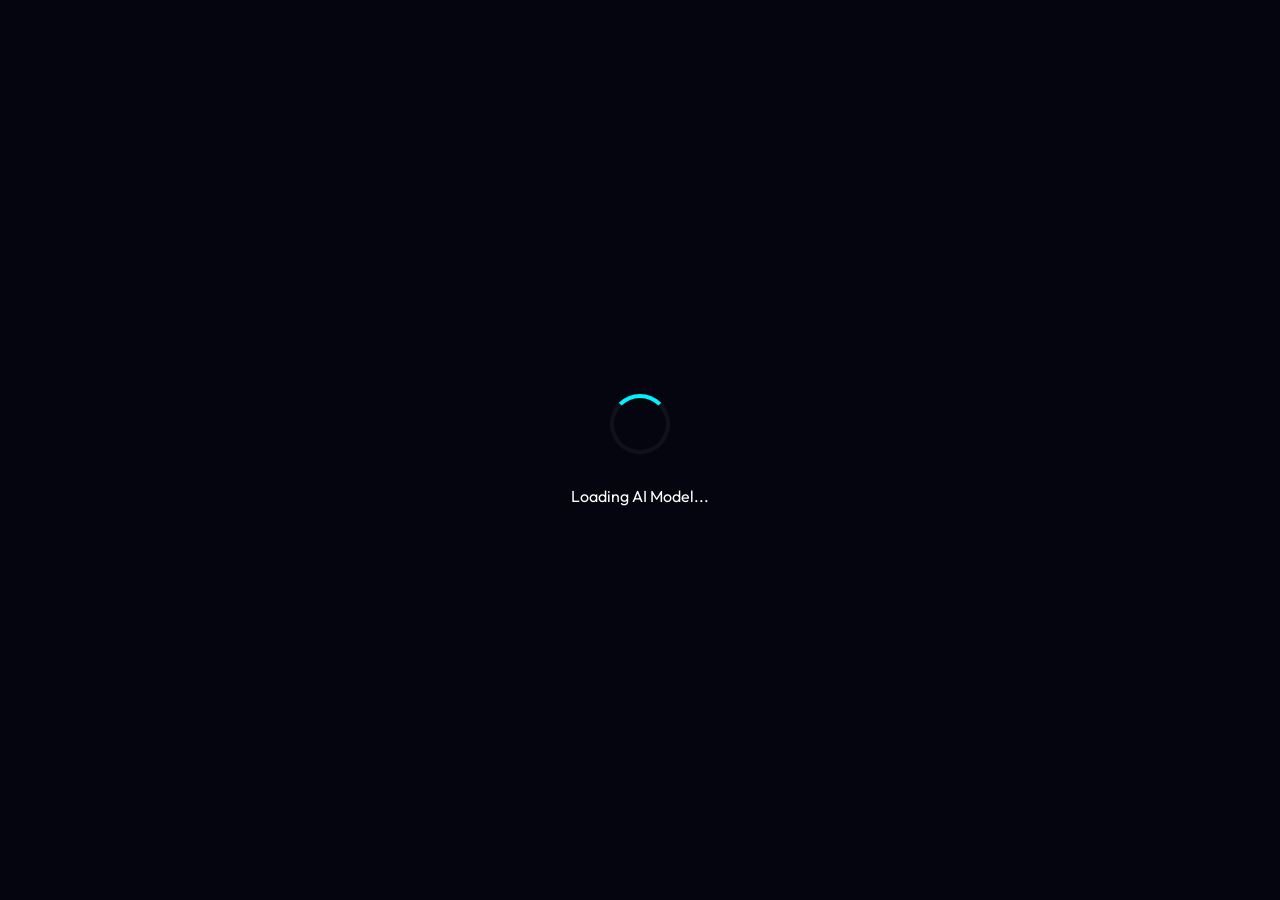
<file: faceEmotion/index.html>
<!DOCTYPE html>
<html lang="en">
<head>
    <meta charset="UTF-8">
    <meta name="viewport" content="width=device-width, initial-scale=1.0">
    <title>FaceEmo | Real-time Emotion AI</title>
    <link href="https://fonts.googleapis.com/css2?family=Outfit:wght@300;400;600;800&display=swap" rel="stylesheet">
    <style>
        :root {
            --primary: #00f2ff;
            --secondary: #7000ff;
            --bg: #050510;
            --card: rgba(20, 20, 35, 0.7);
            --accent: #ff007a;
            --text: #ffffff;
            --glass: rgba(255, 255, 255, 0.05);
            --border: rgba(255, 255, 255, 0.1);
        }

        * {
            margin: 0;
            padding: 0;
            box-sizing: border-box;
            font-family: 'Outfit', sans-serif;
        }

        body {
            background: var(--bg);
            color: var(--text);
            min-height: 100vh;
            display: flex;
            flex-direction: column;
            overflow-x: hidden;
            background-image: 
                radial-gradient(circle at 20% 20%, rgba(112, 0, 255, 0.15) 0%, transparent 40%),
                radial-gradient(circle at 80% 80%, rgba(0, 242, 255, 0.15) 0%, transparent 40%);
        }

        header {
            padding: 2rem;
            text-align: center;
            position: relative;
        }

        .logo {
            font-size: 2.5rem;
            font-weight: 800;
            letter-spacing: -1px;
            background: linear-gradient(135deg, var(--primary), var(--secondary));
            -webkit-background-clip: text;
            -webkit-text-fill-color: transparent;
            text-transform: uppercase;
        }

        .tagline {
            opacity: 0.6;
            font-weight: 300;
            margin-top: 0.5rem;
        }

        main {
            flex: 1;
            display: flex;
            flex-direction: column;
            align-items: center;
            justify-content: center;
            padding: 1rem;
            gap: 2rem;
        }

        .container {
            width: 100%;
            max-width: 1200px;
            display: grid;
            grid-template-columns: 1fr 350px;
            gap: 2rem;
            align-items: start;
        }

        @media (max-width: 900px) {
            .container {
                grid-template-columns: 1fr;
            }
        }

        .video-wrapper {
            position: relative;
            width: 100%;
            aspect-ratio: 16/9;
            background: var(--glass);
            border-radius: 24px;
            overflow: hidden;
            border: 1px solid var(--border);
            box-shadow: 0 20px 50px rgba(0, 0, 0, 0.5);
        }

        video {
            width: 100%;
            height: 100%;
            object-fit: cover;
            transform: scaleX(-1);
        }

        canvas#overlay {
            position: absolute;
            top: 0;
            left: 0;
            width: 100%;
            height: 100%;
            pointer-events: none;
            z-index: 10;
        }

        .scanner-line {
            position: absolute;
            top: 0;
            left: 0;
            width: 100%;
            height: 4px;
            background: linear-gradient(to right, transparent, var(--primary), transparent);
            box-shadow: 0 0 15px var(--primary);
            z-index: 5;
            animation: scan 3s ease-in-out infinite;
            opacity: 0.5;
        }

        @keyframes scan {
            0%, 100% { top: 0%; }
            50% { top: 100%; }
        }

        .results-panel {
            background: var(--card);
            backdrop-filter: blur(20px);
            border-radius: 24px;
            padding: 2rem;
            border: 1px solid var(--border);
            display: flex;
            flex-direction: column;
            gap: 1.5rem;
            height: 100%;
        }

        .status-badge {
            display: inline-flex;
            align-items: center;
            gap: 0.5rem;
            padding: 0.5rem 1rem;
            background: rgba(0, 255, 122, 0.1);
            color: #00ff7a;
            border-radius: 100px;
            font-size: 0.8rem;
            font-weight: 600;
            width: fit-content;
        }

        .status-badge.off {
            background: rgba(255, 0, 122, 0.1);
            color: #ff007a;
        }

        .emotion-title {
            font-size: 1.2rem;
            font-weight: 600;
            margin-bottom: 0.5rem;
            color: var(--primary);
        }

        .emotion-list {
            display: flex;
            flex-direction: column;
            gap: 1rem;
        }

        .emotion-item {
            display: flex;
            flex-direction: column;
            gap: 0.5rem;
        }

        .emotion-label {
            display: flex;
            justify-content: space-between;
            font-size: 0.9rem;
            font-weight: 500;
        }

        .progress-bg {
            height: 8px;
            background: rgba(255, 255, 255, 0.05);
            border-radius: 4px;
            overflow: hidden;
        }

        .progress-fill {
            height: 100%;
            background: linear-gradient(to right, var(--primary), var(--secondary));
            width: 0%;
            transition: width 0.3s ease;
            box-shadow: 0 0 10px rgba(0, 242, 255, 0.3);
        }

        .controls {
            display: flex;
            gap: 1rem;
            margin-top: auto;
        }

        button {
            flex: 1;
            padding: 1rem;
            border-radius: 12px;
            border: none;
            font-weight: 600;
            cursor: pointer;
            transition: all 0.3s ease;
            display: flex;
            align-items: center;
            justify-content: center;
            gap: 0.5rem;
        }

        .btn-primary {
            background: linear-gradient(135deg, var(--primary), var(--secondary));
            color: white;
            box-shadow: 0 10px 20px rgba(112, 0, 255, 0.3);
        }

        .btn-primary:hover {
            transform: translateY(-2px);
            box-shadow: 0 15px 30px rgba(112, 0, 255, 0.4);
        }

        .btn-outline {
            background: transparent;
            border: 1px solid var(--border);
            color: white;
        }

        .btn-outline:hover {
            background: var(--glass);
        }

        .loading-overlay {
            position: fixed;
            inset: 0;
            background: var(--bg);
            z-index: 100;
            display: flex;
            flex-direction: column;
            align-items: center;
            justify-content: center;
            gap: 2rem;
            transition: opacity 0.5s ease;
        }

        .spinner {
            width: 60px;
            height: 60px;
            border: 4px solid var(--glass);
            border-top: 4px solid var(--primary);
            border-radius: 50%;
            animation: spin 1s linear infinite;
        }

        @keyframes spin {
            to { transform: rotate(360deg); }
        }

        .face-box {
            position: absolute;
            border: 2px solid var(--primary);
            box-shadow: 0 0 15px rgba(0, 242, 255, 0.5);
            border-radius: 4px;
            pointer-events: none;
            transition: all 0.1s linear;
        }
    </style>
</head>
<body>
    <div class="loading-overlay" id="loader">
        <div class="spinner"></div>
        <p>Loading AI Model...</p>
    </div>

    <header>
        <div class="logo">FaceEmo</div>
        <p class="tagline">Next-Gen Facial Expression Analysis</p>
    </header>

    <main>
        <div class="container">
            <div class="video-wrapper">
                <video id="webcam" autoplay playsinline></video>
                <div class="scanner-line"></div>
                <div id="face-box" class="face-box" style="display:none"></div>
            </div>

            <div class="results-panel">
                <div class="status-badge" id="status">
                    <span class="dot">●</span> SYSTEM READY
                </div>

                <div>
                    <h2 class="emotion-title">Analysis Results</h2>
                    <div id="emotion-list" class="emotion-list">
                        <!-- Emotion bars will be injected here -->
                        <div class="emotion-item">
                            <div class="emotion-label">
                                <span>Neutral</span>
                                <span>0%</span>
                            </div>
                            <div class="progress-bg">
                                <div class="progress-fill" style="width: 0%"></div>
                            </div>
                        </div>
                    </div>
                </div>

                <div class="controls">
                    <button class="btn-primary" id="start-btn">START SENSORS</button>
                    <button class="btn-outline" id="stop-btn">STOP</button>
                </div>
            </div>
        </div>
    </main>

    <script>
        const video = document.getElementById('webcam');
        const startBtn = document.getElementById('start-btn');
        const stopBtn = document.getElementById('stop-btn');
        const loader = document.getElementById('loader');
        const faceBox = document.getElementById('face-box');
        const emotionList = document.getElementById('emotion-list');
        const statusBadge = document.getElementById('status');

        let stream = null;
        let isAnalyzing = false;
        let intervalId = null;

        // Initialize webcam
        async function initWebcam() {
            try {
                stream = await navigator.mediaDevices.getUserMedia({ 
                    video: { 
                        width: { ideal: 1280 },
                        height: { ideal: 720 },
                        facingMode: "user"
                    } 
                });
                video.srcObject = stream;
                loader.style.opacity = '0';
                setTimeout(() => loader.style.display = 'none', 500);
            } catch (err) {
                console.error("Error accessing webcam:", err);
                alert("Please allow webcam access to use this application.");
            }
        }

        async function captureAndAnalyze() {
            if (!isAnalyzing) return;

            const canvas = document.createElement('canvas');
            canvas.width = video.videoWidth;
            canvas.height = video.videoHeight;
            const ctx = canvas.getContext('2d');
            
            // Mirror image for consistency with video preview
            ctx.translate(canvas.width, 0);
            ctx.scale(-1, 1);
            ctx.drawImage(video, 0, 0);
            
            const imageData = canvas.toDataURL('image/jpeg', 0.8);

            try {
                const response = await fetch('http://localhost:8001/analyze', {
                    method: 'POST',
                    headers: { 'Content-Type': 'application/json' },
                    body: JSON.stringify({ image: imageData })
                });

                const data = await response.json();
                
                if (data.error) {
                    faceBox.style.display = 'none';
                    return;
                }

                updateUI(data);
            } catch (err) {
                console.error("Analysis failed:", err);
            }
        }

        function updateUI(data) {
            // Update face box
            const videoRect = video.getBoundingClientRect();
            const scaleX = videoRect.width / video.videoWidth;
            const scaleY = videoRect.height / video.videoHeight;

            const { x, y, w, h } = data.face_coords;
            faceBox.style.display = 'block';
            faceBox.style.width = (w * scaleX) + 'px';
            faceBox.style.height = (h * scaleY) + 'px';
            // Since video is scaledX(-1), we need to calculate reversed X
            faceBox.style.left = (videoRect.width - (x + w) * scaleX) + 'px';
            faceBox.style.top = (y * scaleY) + 'px';

            // Update emotions
            emotionList.innerHTML = '';
            data.emotions.slice(0, 5).forEach(emo => {
                const percentage = Math.round(emo.score * 100);
                const item = document.createElement('div');
                item.className = 'emotion-item';
                item.innerHTML = `
                    <div class="emotion-label">
                        <span>${emo.label.charAt(0).toUpperCase() + emo.label.slice(1)}</span>
                        <span>${percentage}%</span>
                    </div>
                    <div class="progress-bg">
                        <div class="progress-fill" style="width: ${percentage}%"></div>
                    </div>
                `;
                emotionList.appendChild(item);
            });
        }

        startBtn.onclick = () => {
            isAnalyzing = true;
            statusBadge.innerHTML = '<span class="dot">●</span> ANALYZING...';
            statusBadge.classList.remove('off');
            intervalId = setInterval(captureAndAnalyze, 600);
        };

        stopBtn.onclick = () => {
            isAnalyzing = false;
            clearInterval(intervalId);
            statusBadge.innerHTML = '<span class="dot">●</span> PAUSED';
            statusBadge.classList.add('off');
            faceBox.style.display = 'none';
        };

        initWebcam();
    </script>
</body>
</html>
</file>
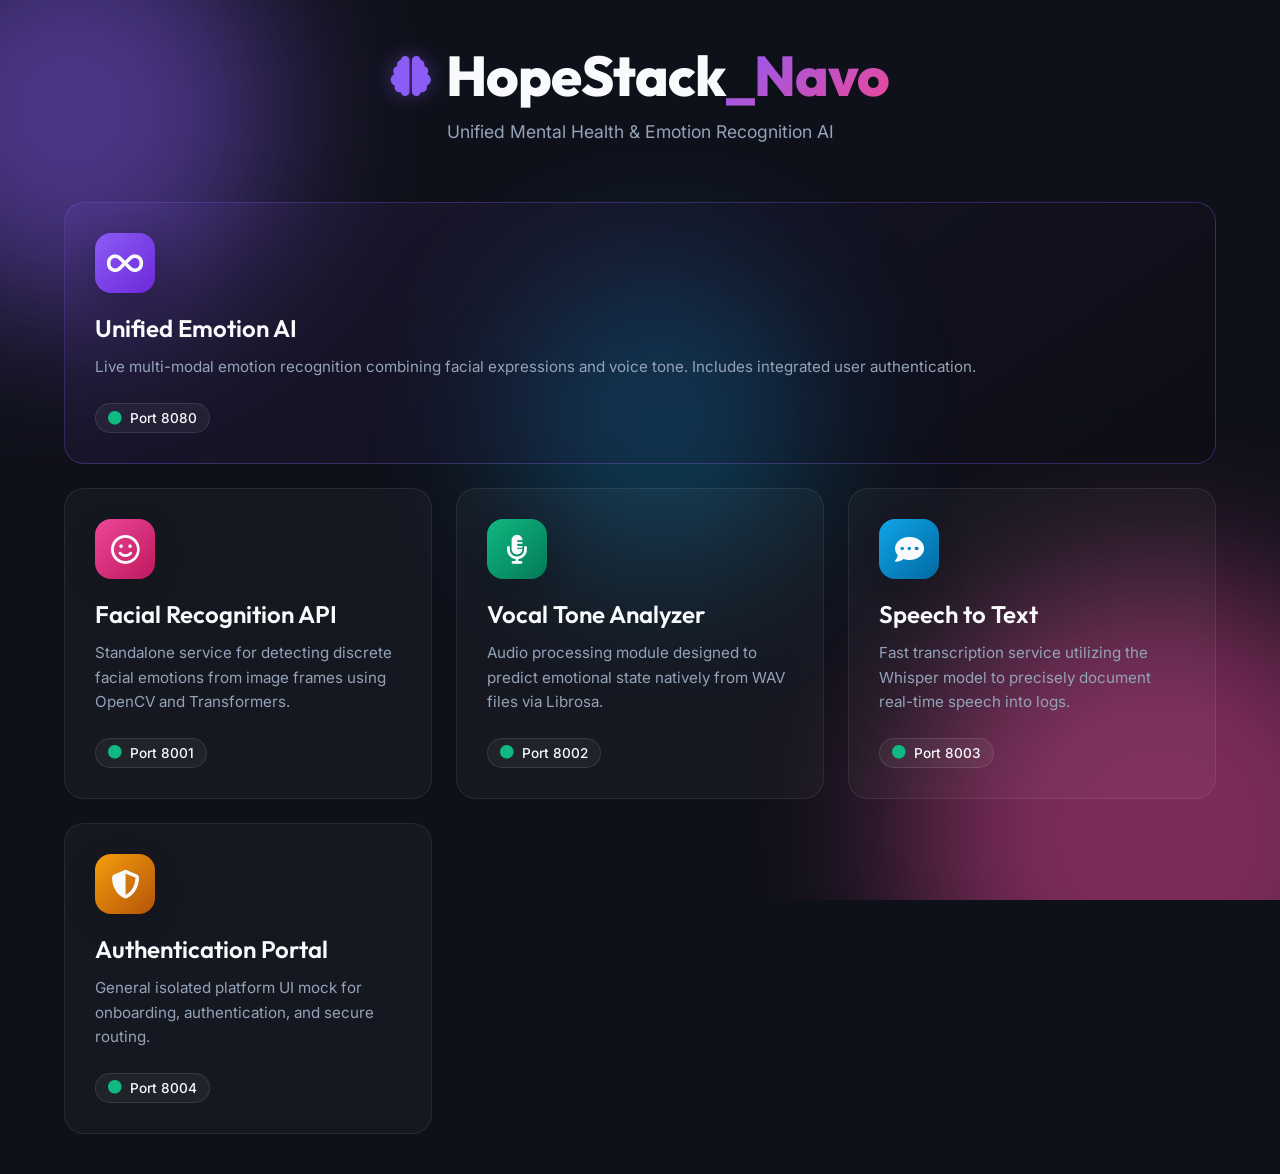
<file: gateway/index.html>
<!DOCTYPE html>
<html lang="en">
<head>
    <meta charset="UTF-8">
    <meta name="viewport" content="width=device-width, initial-scale=1.0">
    <title>HopeStack | Central Dashboard</title>
    <link rel="stylesheet" href="style.css">
    <link href="https://fonts.googleapis.com/css2?family=Outfit:wght@300;400;600;800&family=Inter:wght@400;500&display=swap" rel="stylesheet">
    <link href="https://cdnjs.cloudflare.com/ajax/libs/font-awesome/6.4.0/css/all.min.css" rel="stylesheet">
</head>
<body>
    <div class="background-orbs">
        <div class="orb orb-1"></div>
        <div class="orb orb-2"></div>
        <div class="orb orb-3"></div>
    </div>

    <main class="container">
        <header class="header">
            <div class="logo-container">
                <i class="fa-solid fa-brain logo-icon"></i>
                <h1 class="logo-text">HopeStack<span class="highlight">_Navo</span></h1>
            </div>
            <p class="subtitle">Unified Mental Health & Emotion Recognition AI</p>
        </header>

        <section class="modules-grid">
            <!-- Unified System -->
            <a href="http://localhost:8080" class="module-card featured" target="_blank">
                <div class="card-glow"></div>
                <div class="card-content">
                    <div class="icon-wrapper primary">
                        <i class="fa-solid fa-infinity"></i>
                    </div>
                    <h2>Unified Emotion AI</h2>
                    <p>Live multi-modal emotion recognition combining facial expressions and voice tone. Includes integrated user authentication.</p>
                    <div class="status-badge online"><i class="fa-solid fa-circle"></i> Port 8080</div>
                </div>
            </a>

            <!-- Face Emotion -->
            <a href="http://localhost:8001" class="module-card" target="_blank">
                <div class="card-content">
                    <div class="icon-wrapper secondary">
                        <i class="fa-regular fa-face-smile"></i>
                    </div>
                    <h2>Facial Recognition API</h2>
                    <p>Standalone service for detecting discrete facial emotions from image frames using OpenCV and Transformers.</p>
                    <div class="status-badge online"><i class="fa-solid fa-circle"></i> Port 8001</div>
                </div>
            </a>

            <!-- Voice Emotion -->
            <a href="http://localhost:8002" class="module-card" target="_blank">
                <div class="card-content">
                    <div class="icon-wrapper accent">
                        <i class="fa-solid fa-microphone-lines"></i>
                    </div>
                    <h2>Vocal Tone Analyzer</h2>
                    <p>Audio processing module designed to predict emotional state natively from WAV files via Librosa.</p>
                    <div class="status-badge online"><i class="fa-solid fa-circle"></i> Port 8002</div>
                </div>
            </a>

            <!-- Speech to Text -->
            <a href="http://localhost:8003" class="module-card" target="_blank">
                <div class="card-content">
                    <div class="icon-wrapper info">
                        <i class="fa-solid fa-comment-dots"></i>
                    </div>
                    <h2>Speech to Text</h2>
                    <p>Fast transcription service utilizing the Whisper model to precisely document real-time speech into logs.</p>
                    <div class="status-badge online"><i class="fa-solid fa-circle"></i> Port 8003</div>
                </div>
            </a>

            <!-- User Login -->
            <a href="http://localhost:8004" class="module-card" target="_blank">
                <div class="card-content">
                    <div class="icon-wrapper locked">
                        <i class="fa-solid fa-shield-halved"></i>
                    </div>
                    <h2>Authentication Portal</h2>
                    <p>General isolated platform UI mock for onboarding, authentication, and secure routing.</p>
                    <div class="status-badge online"><i class="fa-solid fa-circle"></i> Port 8004</div>
                </div>
            </a>
        </section>
    </main>

    <script>
        // Simple 3D hover effect for cards
        document.querySelectorAll('.module-card').forEach(card => {
            card.addEventListener('mousemove', e => {
                const rect = card.getBoundingClientRect();
                const x = e.clientX - rect.left;
                const y = e.clientY - rect.top;
                
                const centerX = rect.width / 2;
                const centerY = rect.height / 2;
                
                const rotateX = ((y - centerY) / centerY) * -10;
                const rotateY = ((x - centerX) / centerX) * 10;
                
                card.style.transform = `perspective(1000px) rotateX(${rotateX}deg) rotateY(${rotateY}deg) scale3d(1.02, 1.02, 1.02)`;
                
                if (card.classList.contains('featured')) {
                    const glow = card.querySelector('.card-glow');
                    glow.style.left = `${x}px`;
                    glow.style.top = `${y}px`;
                    glow.style.opacity = '1';
                }
            });
            
            card.addEventListener('mouseleave', () => {
                card.style.transform = 'perspective(1000px) rotateX(0deg) rotateY(0deg) scale3d(1, 1, 1)';
                if (card.classList.contains('featured')) {
                    const glow = card.querySelector('.card-glow');
                    glow.style.opacity = '0';
                }
            });
        });
    </script>
</body>
</html>
</file>
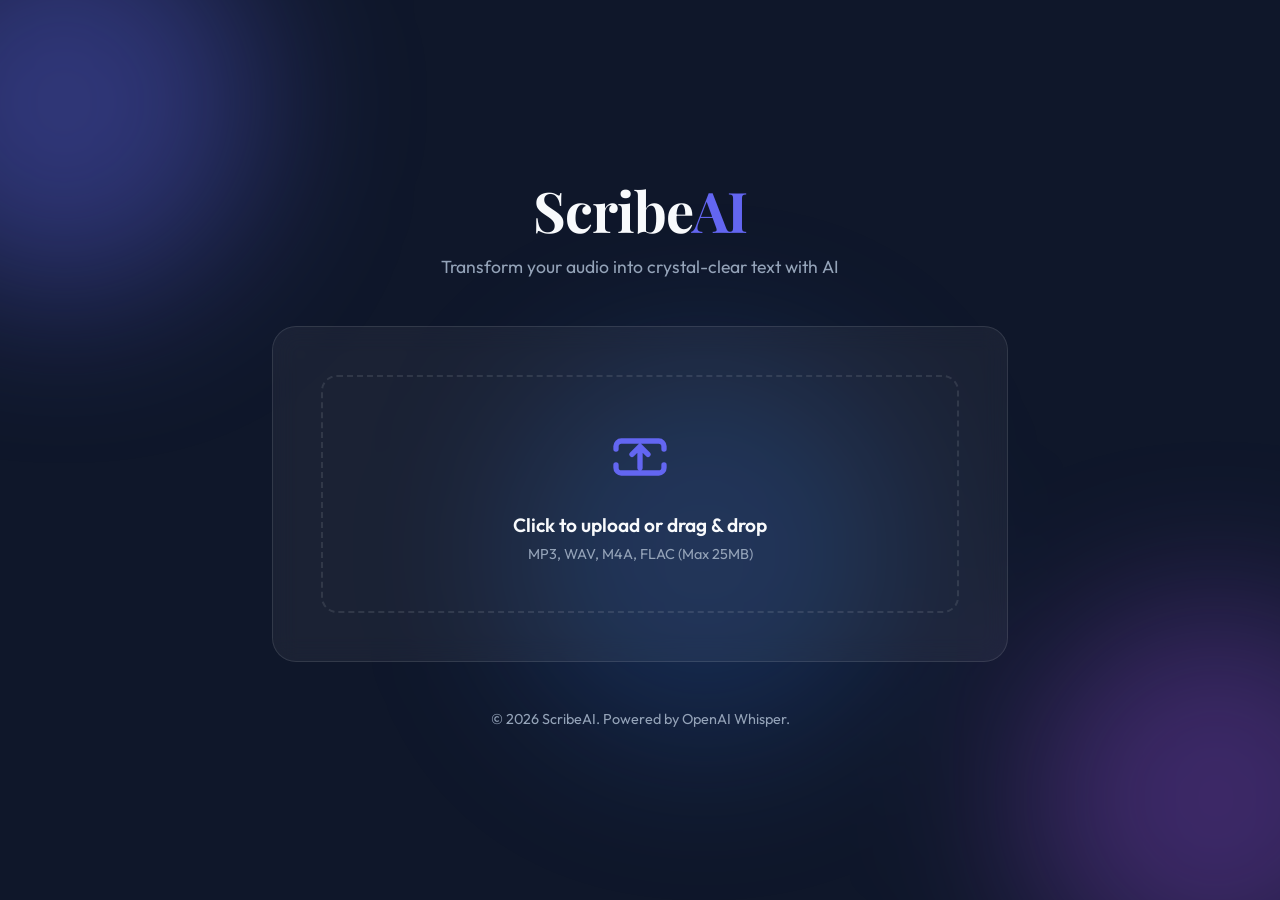
<file: speechToText/index.html>
<!DOCTYPE html>
<html lang="en">
<head>
    <meta charset="UTF-8">
    <meta name="viewport" content="width=device-width, initial-scale=1.0">
    <title>ScribeAI - Premium Speech-to-Text</title>
    <link rel="stylesheet" href="style.css">
    <link rel="preconnect" href="https://fonts.googleapis.com">
    <link rel="preconnect" href="https://fonts.gstatic.com" crossorigin>
    <link href="https://fonts.googleapis.com/css2?family=Outfit:wght@300;400;600&family=Playfair+Display:ital,wght@0,400;0,700;1,400&display=swap" rel="stylesheet">
</head>
<body>
    <div class="background-blobs">
        <div class="blob blob-1"></div>
        <div class="blob blob-2"></div>
        <div class="blob blob-3"></div>
    </div>

    <main class="container">
        <header class="header">
            <h1 class="title">Scribe<span>AI</span></h1>
            <p class="subtitle">Transform your audio into crystal-clear text with AI</p>
        </header>

        <section class="upload-section glass">
            <div id="drop-zone" class="drop-zone">
                <div class="upload-icon">
                    <svg viewBox="0 0 24 24" fill="none" xmlns="http://www.w3.org/2000/svg">
                        <path d="M12 16V8M12 8L9 11M12 8L15 11M3 15V16C3 17.1046 3.89543 18 5 18H19C20.1046 18 21 17.1046 21 16V15M3 9V8C3 6.89543 3.89543 6 5 6H19C20.1046 6 21 6.89543 21 8V9" stroke="currentColor" stroke-width="2" stroke-linecap="round" stroke-linejoin="round"/>
                    </svg>
                </div>
                <div class="upload-text">
                    <p class="main-text">Click to upload or drag & drop</p>
                    <p class="sub-text">MP3, WAV, M4A, FLAC (Max 25MB)</p>
                </div>
                <input type="file" id="file-input" accept="audio/*" hidden>
            </div>
            
            <div id="file-ready" class="file-ready hidden">
                <div class="file-info">
                    <span class="file-name">audio-recording.mp3</span>
                    <span class="file-size">2.4 MB</span>
                </div>
                <button id="transcribe-btn" class="btn btn-primary">Transcribe Now</button>
            </div>
        </section>

        <section id="result-section" class="result-section glass hidden">
            <div class="result-header">
                <h3>Transcription</h3>
                <div class="actions">
                    <button id="copy-btn" class="btn btn-secondary btn-sm">Copy</button>
                    <button id="clear-btn" class="btn btn-secondary btn-sm">Clear</button>
                </div>
            </div>
            <div class="result-content">
                <p id="transcription-text"></p>
                <div id="loading" class="loading hidden">
                    <div class="spinner"></div>
                    <span>Processing audio...</span>
                </div>
            </div>
        </section>

        <footer class="footer">
            <p>&copy; 2026 ScribeAI. Powered by OpenAI Whisper.</p>
        </footer>
    </main>

    <script src="script.js"></script>
</body>
</html>
</file>
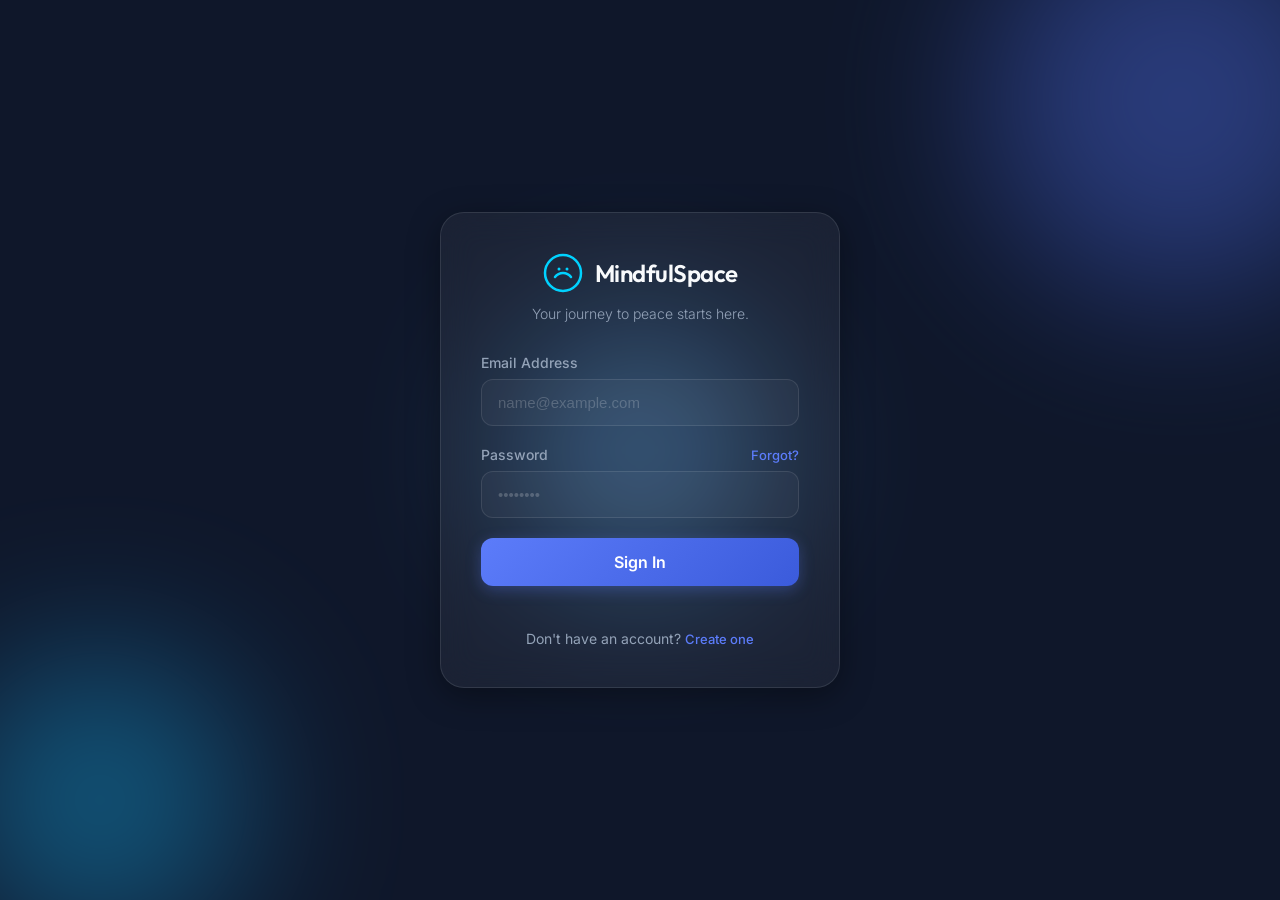
<file: userLogin/index.html>
<!DOCTYPE html>
<html lang="en">
<head>
    <meta charset="UTF-8">
    <meta name="viewport" content="width=device-width, initial-scale=1.0">
    <title>MindfulSpace - Welcome Back</title>
    <meta name="description" content="Securely log in or register for MindfulSpace, your personal sanctuary for mental well-being and meditation.">
    <link rel="stylesheet" href="style.css">
    <link rel="preconnect" href="https://fonts.googleapis.com">
    <link rel="preconnect" href="https://fonts.gstatic.com" crossorigin>
    <link href="https://fonts.googleapis.com/css2?family=Outfit:wght@300;400;600&family=Inter:wght@300;400;500;600&display=swap" rel="stylesheet">
</head>
<body>
    <div class="background-blobs">
        <div class="blob blob-1"></div>
        <div class="blob blob-2"></div>
        <div class="blob blob-3"></div>
    </div>

    <main class="container">
        <div class="form-wrapper">
            <!-- Header Section -->
            <header class="header">
                <div class="logo">
                    <svg width="40" height="40" viewBox="0 0 40 40" fill="none" xmlns="http://www.w3.org/2000/svg">
                        <circle cx="20" cy="20" r="18" stroke="currentColor" stroke-width="2.5"/>
                        <path d="M12 24C12 24 15 20 20 20C25 20 28 24 28 24" stroke="currentColor" stroke-width="2.5" stroke-linecap="round"/>
                        <path d="M16 16H16.01" stroke="currentColor" stroke-width="3" stroke-linecap="round"/>
                        <path d="M24 16H24.01" stroke="currentColor" stroke-width="3" stroke-linecap="round"/>
                    </svg>
                    <h1>MindfulSpace</h1>
                </div>
                <p class="subtitle" id="form-subtitle">Your journey to peace starts here.</p>
            </header>

            <!-- Login Form -->
            <form id="login-form" class="auth-form active">
                <div class="input-group">
                    <label for="login-email">Email Address</label>
                    <input type="email" id="login-email" placeholder="name@example.com" required>
                </div>
                <div class="input-group">
                    <div class="label-row">
                        <label for="login-password">Password</label>
                        <a href="#" class="forgot-link">Forgot?</a>
                    </div>
                    <input type="password" id="login-password" placeholder="••••••••" required>
                </div>
                <button type="submit" class="btn btn-primary" id="login-submit">Sign In</button>
                <p class="switch-form">Don't have an account? <a href="#" id="to-register">Create one</a></p>
            </form>

            <!-- Register Form -->
            <form id="register-form" class="auth-form">
                <div class="input-group">
                    <label for="reg-name">Full Name</label>
                    <input type="text" id="reg-name" placeholder="John Doe" required>
                </div>
                <div class="input-group">
                    <label for="reg-email">Email Address</label>
                    <input type="email" id="reg-email" placeholder="name@example.com" required>
                </div>
                <div class="input-group">
                    <label for="reg-password">Password</label>
                    <input type="password" id="reg-password" placeholder="••••••••" required>
                </div>
                <button type="submit" class="btn btn-primary" id="register-submit">Create Account</button>
                <p class="switch-form">Already have an account? <a href="#" id="to-login">Sign In</a></p>
            </form>
        </div>
    </main>

    <script src="script.js"></script>
</body>
</html>
</file>
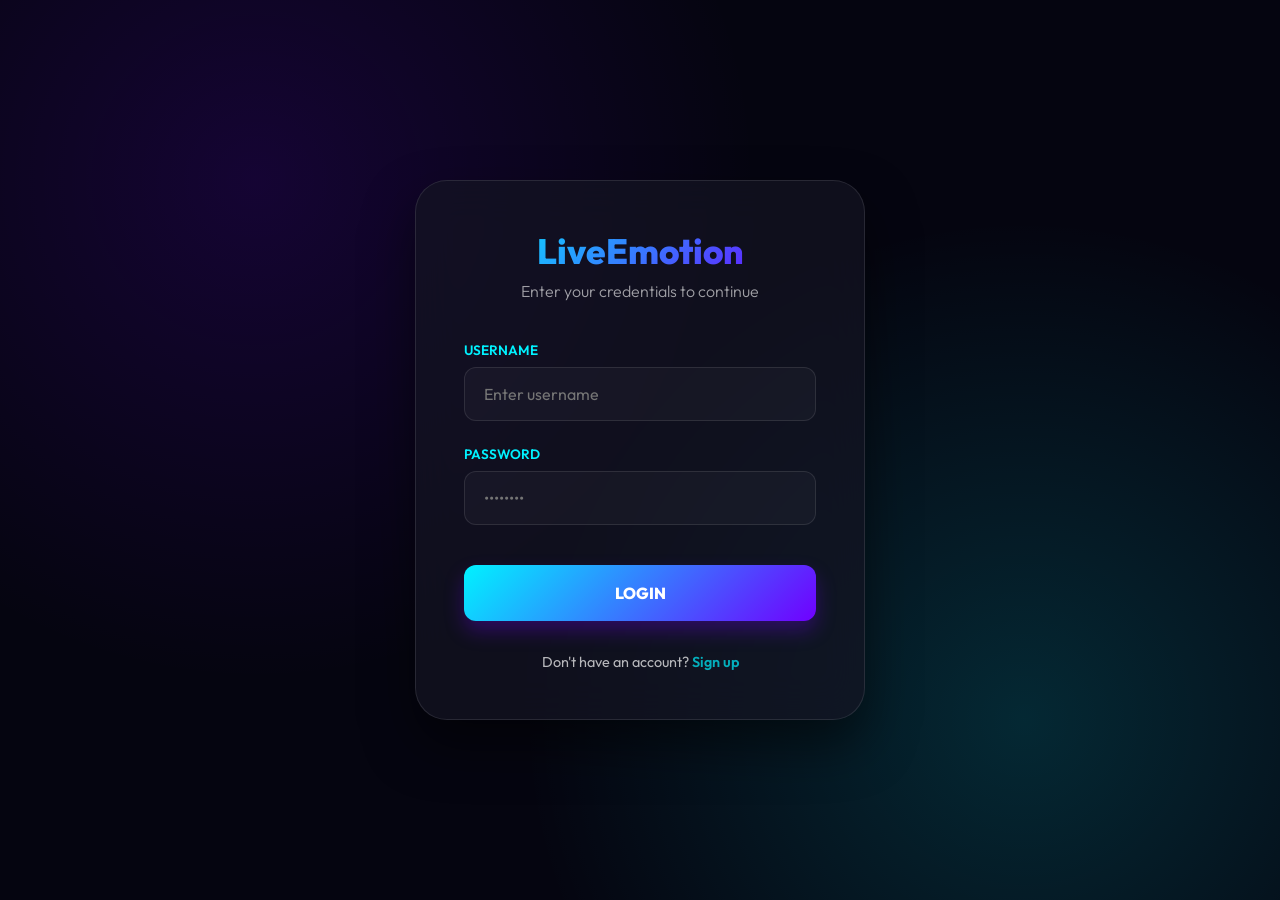
<file: LiveEmotion/UnifiedEmotion/login.html>
<!DOCTYPE html>
<html lang="en">
<head>
    <meta charset="UTF-8">
    <meta name="viewport" content="width=device-width, initial-scale=1.0">
    <title>LiveEmotion | Login</title>
    <link href="https://fonts.googleapis.com/css2?family=Outfit:wght@300;400;600;800&display=swap" rel="stylesheet">
    <style>
        :root {
            --primary: #00f2ff;
            --secondary: #7000ff;
            --bg: #050510;
            --card: rgba(20, 20, 35, 0.7);
            --text: #ffffff;
            --glass: rgba(255, 255, 255, 0.05);
            --border: rgba(255, 255, 255, 0.1);
        }

        * { margin: 0; padding: 0; box-sizing: border-box; font-family: 'Outfit', sans-serif; }

        body {
            background: var(--bg);
            color: var(--text);
            min-height: 100vh;
            display: flex;
            align-items: center;
            justify-content: center;
            background-image: 
                radial-gradient(circle at 20% 20%, rgba(112, 0, 255, 0.15) 0%, transparent 40%),
                radial-gradient(circle at 80% 80%, rgba(0, 242, 255, 0.15) 0%, transparent 40%);
        }

        .login-card {
            width: 100%;
            max-width: 450px;
            background: var(--card);
            backdrop-filter: blur(20px);
            border: 1px solid var(--border);
            border-radius: 32px;
            padding: 3rem;
            box-shadow: 0 25px 50px rgba(0, 0, 0, 0.5);
            text-align: center;
            animation: fadeIn 0.8s ease-out;
        }

        @keyframes fadeIn { from { opacity: 0; transform: translateY(20px); } to { opacity: 1; transform: translateY(0); } }

        .logo { 
            font-size: 2.2rem; font-weight: 800; margin-bottom: 0.5rem;
            background: linear-gradient(135deg, var(--primary), var(--secondary));
            -webkit-background-clip: text; -webkit-text-fill-color: transparent;
        }

        .subtitle { opacity: 0.6; font-size: 1rem; margin-bottom: 2.5rem; font-weight: 300; }

        .form-group { margin-bottom: 1.5rem; text-align: left; }
        label { display: block; margin-bottom: 0.5rem; font-size: 0.85rem; font-weight: 600; color: var(--primary); }

        input {
            width: 100%;
            padding: 1rem 1.2rem;
            background: rgba(255, 255, 255, 0.03);
            border: 1px solid var(--border);
            border-radius: 12px;
            color: white;
            font-size: 1rem;
            transition: 0.3s;
        }

        input:focus { outline: none; border-color: var(--primary); box-shadow: 0 0 15px rgba(0, 242, 255, 0.2); }

        .btn {
            width: 100%;
            padding: 1.1rem;
            margin-top: 1rem;
            border-radius: 12px;
            border: none;
            font-size: 1rem;
            font-weight: 800;
            cursor: pointer;
            transition: 0.3s;
            background: linear-gradient(135deg, var(--primary), var(--secondary));
            color: white;
            box-shadow: 0 10px 20px rgba(112, 0, 255, 0.3);
        }

        .btn:hover { transform: translateY(-2px); box-shadow: 0 15px 30px rgba(112, 0, 255, 0.4); }

        .toggle-mode { margin-top: 2rem; font-size: 0.9rem; opacity: 0.7; }
        .toggle-mode a { color: var(--primary); text-decoration: none; font-weight: 600; cursor: pointer; }
        .toggle-mode a:hover { text-decoration: underline; }

        .error-msg { 
            color: #ff4757; background: rgba(255, 71, 87, 0.1); 
            padding: 10px; border-radius: 8px; font-size: 0.85rem; 
            margin-bottom: 1.5rem; display: none;
        }
    </style>
</head>
<body>
    <div class="login-card">
        <div class="logo">LiveEmotion</div>
        <p class="subtitle" id="mode-subtitle">Enter your credentials to continue</p>
        
        <div id="error-box" class="error-msg"></div>

        <form id="auth-form">
            <div class="form-group">
                <label for="username">USERNAME</label>
                <input type="text" id="username" placeholder="Enter username" required>
            </div>
            <div class="form-group">
                <label for="password">PASSWORD</label>
                <input type="password" id="password" placeholder="••••••••" required>
            </div>
            <div class="form-group" id="confirm-pass-group" style="display:none">
                <label for="confirm-password">CONFIRM PASSWORD</label>
                <input type="password" id="confirm-password" placeholder="••••••••">
            </div>
            <button type="submit" class="btn" id="submit-btn">LOGIN</button>
        </form>

        <p class="toggle-mode" id="mode-toggle-text">
            Don't have an account? <a id="toggle-btn">Sign up</a>
        </p>
    </div>

    <script>
        const form = document.getElementById('auth-form');
        const submitBtn = document.getElementById('submit-btn');
        const toggleBtn = document.getElementById('toggle-btn');
        const confirmPassGroup = document.getElementById('confirm-pass-group');
        const confirmPassInput = document.getElementById('confirm-password');
        const subtitle = document.getElementById('mode-subtitle');
        const toggleText = document.getElementById('mode-toggle-text');
        const errorBox = document.getElementById('error-box');

        let isLoginMode = true;

        toggleBtn.addEventListener('click', () => {
            isLoginMode = !isLoginMode;
            if (isLoginMode) {
                submitBtn.innerText = 'LOGIN';
                subtitle.innerText = 'Enter your credentials to continue';
                toggleText.innerHTML = `Don't have an account? <a id="toggle-btn-new">Sign up</a>`;
                confirmPassGroup.style.display = 'none';
                confirmPassInput.required = false;
            } else {
                submitBtn.innerText = 'CREATE ACCOUNT';
                subtitle.innerText = 'Join the next generation of Emotion AI';
                toggleText.innerHTML = `Already have an account? <a id="toggle-btn-new">Login</a>`;
                confirmPassGroup.style.display = 'block';
                confirmPassInput.required = true;
            }
            // Re-attach listener to new dynamic element
            document.getElementById('toggle-btn-new').onclick = () => toggleBtn.click();
            errorBox.style.display = 'none';
        });

        form.onsubmit = async (e) => {
            e.preventDefault();
            errorBox.style.display = 'none';
            
            const username = document.getElementById('username').value;
            const password = document.getElementById('password').value;

            if (!isLoginMode) {
                const confirmPassword = confirmPassInput.value;
                if (password !== confirmPassword) {
                    showError("Passwords do not match");
                    return;
                }
            }

            const endpoint = isLoginMode ? '/login' : '/signup';
            
            try {
                const response = await fetch(endpoint, {
                    method: 'POST',
                    headers: { 'Content-Type': 'application/x-www-form-urlencoded' },
                    body: `username=${encodeURIComponent(username)}&password=${encodeURIComponent(password)}`
                });

                if (response.ok) {
                    window.location.href = '/';
                } else {
                    const data = await response.json();
                    showError(data.detail || "Authentication failed");
                }
            } catch (err) {
                showError("Connection failed. Please try again.");
            }
        };

        function showError(msg) {
            errorBox.innerText = msg;
            errorBox.style.display = 'block';
        }
    </script>
</body>
</html>
</file>
<file: gateway/style.css>
:root {
    --bg-dark: #0f111a;
    --card-bg: rgba(255, 255, 255, 0.03);
    --card-border: rgba(255, 255, 255, 0.08);
    --text-main: #f8fafc;
    --text-muted: #94a3b8;
    
    --accent-primary: #8b5cf6;
    --accent-primary-glow: rgba(139, 92, 246, 0.4);
    
    --accent-secondary: #ec4899;
    --accent-info: #0ea5e9;
    --accent-success: #10b981;
    --accent-warning: #f59e0b;
}

* {
    margin: 0;
    padding: 0;
    box-sizing: border-box;
}

body {
    font-family: 'Inter', sans-serif;
    background-color: var(--bg-dark);
    color: var(--text-main);
    min-height: 100vh;
    overflow-x: hidden;
    position: relative;
    display: flex;
    justify-content: center;
    align-items: center;
}

/* Abstract Background */
.background-orbs {
    position: fixed;
    top: 0; left: 0; right: 0; bottom: 0;
    overflow: hidden;
    z-index: -1;
    pointer-events: none;
}

.orb {
    position: absolute;
    border-radius: 50%;
    filter: blur(80px);
    opacity: 0.5;
    animation: float 20s infinite ease-in-out alternate;
}

.orb-1 {
    width: 400px; height: 400px;
    background: var(--accent-primary);
    top: -10%; left: -10%;
}

.orb-2 {
    width: 500px; height: 500px;
    background: var(--accent-secondary);
    bottom: -20%; right: -10%;
    animation-delay: -5s;
}

.orb-3 {
    width: 300px; height: 300px;
    background: var(--accent-info);
    top: 30%; left: 40%;
    animation-delay: -10s;
    opacity: 0.3;
}

@keyframes float {
    0% { transform: translate(0, 0) scale(1); }
    100% { transform: translate(50px, 50px) scale(1.1); }
}

/* Layout container */
.container {
    max-width: 1200px;
    width: 90%;
    margin: 40px auto;
    z-index: 10;
}

/* Header */
.header {
    text-align: center;
    margin-bottom: 60px;
    animation: fadeInDown 1s ease-out;
}

.logo-container {
    display: flex;
    align-items: center;
    justify-content: center;
    gap: 15px;
    margin-bottom: 10px;
}

.logo-icon {
    font-size: 2.5rem;
    color: var(--accent-primary);
    filter: drop-shadow(0 0 10px var(--accent-primary-glow));
}

.logo-text {
    font-family: 'Outfit', sans-serif;
    font-size: 3.5rem;
    font-weight: 800;
    letter-spacing: -1px;
}

.highlight {
    background: linear-gradient(135deg, var(--accent-primary), var(--accent-secondary));
    -webkit-background-clip: text;
    background-clip: text;
    -webkit-text-fill-color: transparent;
}

.subtitle {
    font-size: 1.1rem;
    color: var(--text-muted);
    font-weight: 400;
}

/* Grid Layout */
.modules-grid {
    display: grid;
    grid-template-columns: repeat(auto-fill, minmax(320px, 1fr));
    gap: 24px;
    animation: fadeInUp 1s ease-out 0.2s both;
}

/* Individual Cards */
.module-card {
    position: relative;
    background: var(--card-bg);
    border: 1px solid var(--card-border);
    border-radius: 20px;
    padding: 30px;
    text-decoration: none;
    color: inherit;
    backdrop-filter: blur(12px);
    -webkit-backdrop-filter: blur(12px);
    transition: all 0.4s cubic-bezier(0.175, 0.885, 0.32, 1.275);
    overflow: hidden;
    display: flex;
    flex-direction: column;
}

.module-card.featured {
    grid-column: 1 / -1; /* spans full width */
    background: linear-gradient(145deg, rgba(139, 92, 246, 0.1), rgba(0,0,0,0.2));
    border: 1px solid rgba(139, 92, 246, 0.3);
}

.card-glow {
    position: absolute;
    width: 150px;
    height: 150px;
    background: radial-gradient(circle, var(--accent-primary-glow) 0%, transparent 70%);
    border-radius: 50%;
    pointer-events: none;
    opacity: 0;
    transform: translate(-50%, -50%);
    transition: opacity 0.3s;
    z-index: 1;
}

.card-content {
    position: relative;
    z-index: 2;
    flex: 1;
    display: flex;
    flex-direction: column;
}

.icon-wrapper {
    width: 60px;
    height: 60px;
    border-radius: 16px;
    display: flex;
    align-items: center;
    justify-content: center;
    font-size: 1.8rem;
    margin-bottom: 20px;
    box-shadow: 0 8px 32px rgba(0, 0, 0, 0.2);
}

.icon-wrapper.primary { background: linear-gradient(135deg, var(--accent-primary), #6d28d9); }
.icon-wrapper.secondary { background: linear-gradient(135deg, var(--accent-secondary), #be185d); }
.icon-wrapper.accent { background: linear-gradient(135deg, var(--accent-success), #047857); }
.icon-wrapper.info { background: linear-gradient(135deg, var(--accent-info), #0369a1); }
.icon-wrapper.locked { background: linear-gradient(135deg, var(--accent-warning), #b45309); }

.module-card h2 {
    font-family: 'Outfit', sans-serif;
    font-weight: 600;
    font-size: 1.5rem;
    margin-bottom: 12px;
}

.module-card p {
    color: var(--text-muted);
    font-size: 0.95rem;
    line-height: 1.6;
    margin-bottom: 24px;
    flex: 1;
}

.status-badge {
    display: inline-flex;
    align-items: center;
    gap: 8px;
    padding: 6px 12px;
    background: rgba(255, 255, 255, 0.05);
    border-radius: 30px;
    font-size: 0.85rem;
    font-weight: 500;
    align-self: flex-start;
    border: 1px solid rgba(255,255,255,0.1);
}

.status-badge.online i { color: var(--accent-success); animation: pulse 2s infinite; }

/* Animations */
@keyframes fadeInDown {
    from { opacity: 0; transform: translateY(-30px); }
    to { opacity: 1; transform: translateY(0); }
}

@keyframes fadeInUp {
    from { opacity: 0; transform: translateY(30px); }
    to { opacity: 1; transform: translateY(0); }
}

@keyframes pulse {
    0% { opacity: 1; }
    50% { opacity: 0.4; }
    100% { opacity: 1; }
}

@media (max-width: 768px) {
    .module-card.featured { grid-column: span 1; }
    .logo-text { font-size: 2.5rem; }
    .modules-grid { grid-template-columns: 1fr; }
}
</file>
<file: speechToText/style.css>
:root {
  --primary-color: #6366f1;
  --secondary-color: #a855f7;
  --bg-dark: #0f172a;
  --text-light: #f8fafc;
  --text-muted: #94a3b8;
  --glass-bg: rgba(255, 255, 255, 0.05);
  --glass-border: rgba(255, 255, 255, 0.1);
}

* {
  margin: 0;
  padding: 0;
  box-sizing: border-box;
}

body {
  font-family: 'Outfit', sans-serif;
  background-color: var(--bg-dark);
  color: var(--text-light);
  min-height: 100vh;
  display: flex;
  justify-content: center;
  align-items: center;
  overflow-x: hidden;
}

.background-blobs {
  position: fixed;
  top: 0;
  left: 0;
  width: 100vw;
  height: 100vh;
  z-index: -1;
  filter: blur(80px);
}

.blob {
  position: absolute;
  width: 30vw;
  height: 30vw;
  border-radius: 50%;
  animation: move 20s infinite alternate;
}

.blob-1 {
  background: var(--primary-color);
  top: -10%;
  left: -10%;
  opacity: 0.4;
}

.blob-2 {
  background: var(--secondary-color);
  bottom: -10%;
  right: -10%;
  opacity: 0.3;
}

.blob-3 {
  background: #3b82f6;
  top: 40%;
  left: 40%;
  opacity: 0.2;
}

@keyframes move {
  from { transform: translate(0, 0); }
  to { transform: translate(100px, 80px); }
}

.container {
  width: 100%;
  max-width: 800px;
  padding: 2rem;
  text-align: center;
}

.header {
  margin-bottom: 3rem;
}

.title {
  font-family: 'Playfair Display', serif;
  font-size: 3.5rem;
  font-weight: 700;
  letter-spacing: -1px;
}

.title span {
  color: var(--primary-color);
}

.subtitle {
  color: var(--text-muted);
  font-size: 1.1rem;
  margin-top: 0.5rem;
}

.glass {
  background: var(--glass-bg);
  backdrop-filter: blur(12px);
  border: 1px solid var(--glass-border);
  border-radius: 24px;
  transition: all 0.3s ease;
}

.upload-section {
  padding: 3rem;
  margin-bottom: 2rem;
}

.drop-zone {
  border: 2px dashed var(--glass-border);
  border-radius: 16px;
  padding: 3rem;
  cursor: pointer;
  transition: all 0.3s ease;
}

.drop-zone:hover, .drop-zone.dragover {
  border-color: var(--primary-color);
  background: rgba(99, 102, 241, 0.05);
}

.upload-icon {
  width: 64px;
  height: 64px;
  margin: 0 auto 1.5rem;
  color: var(--primary-color);
}

.main-text {
  font-size: 1.2rem;
  font-weight: 600;
  margin-bottom: 0.5rem;
}

.sub-text {
  color: var(--text-muted);
  font-size: 0.9rem;
}

.file-ready {
  margin-top: 2rem;
}

.file-info {
  display: flex;
  flex-direction: column;
  gap: 0.2rem;
  margin-bottom: 1.5rem;
}

.file-name {
  font-weight: 600;
  font-size: 1.1rem;
}

.file-size {
  color: var(--text-muted);
  font-size: 0.85rem;
}

.btn {
  padding: 0.8rem 2rem;
  border-radius: 12px;
  border: none;
  font-family: inherit;
  font-weight: 600;
  cursor: pointer;
  transition: all 0.3s ease;
}

.btn-primary {
  background: linear-gradient(135deg, var(--primary-color), var(--secondary-color));
  color: white;
  box-shadow: 0 4px 15px rgba(99, 102, 241, 0.3);
}

.btn-primary:hover {
  transform: translateY(-2px);
  box-shadow: 0 6px 20px rgba(99, 102, 241, 0.4);
}

.btn-secondary {
  background: var(--glass-border);
  color: var(--text-light);
}

.btn-secondary:hover {
  background: rgba(255, 255, 255, 0.2);
}

.result-section {
  padding: 2.5rem;
  text-align: left;
}

.result-header {
  display: flex;
  justify-content: space-between;
  align-items: center;
  margin-bottom: 1.5rem;
}

.result-content {
  min-height: 200px;
  line-height: 1.6;
  font-size: 1.05rem;
  white-space: pre-wrap;
}

.hidden {
  display: none !important;
}

.loading {
  display: flex;
  flex-direction: column;
  align-items: center;
  gap: 1.5rem;
  padding: 3rem 0;
}

.spinner {
  width: 48px;
  height: 48px;
  border: 4px solid var(--glass-border);
  border-top-color: var(--primary-color);
  border-radius: 50%;
  animation: spin 1s linear infinite;
}

@keyframes spin {
  to { transform: rotate(360deg); }
}

.footer {
  margin-top: 3rem;
  color: var(--text-muted);
  font-size: 0.9rem;
}
</file>
<file: userLogin/style.css>
:root {
    --primary: #5c7cfa;
    --primary-hover: #4c6ef5;
    --secondary: #00d2ff;
    --bg-dark: #0f172a;
    --text-primary: #f8fafc;
    --text-secondary: #94a3b8;
    --glass-bg: rgba(255, 255, 255, 0.05);
    --glass-border: rgba(255, 255, 255, 0.1);
    --glass-shadow: 0 8px 32px 0 rgba(0, 0, 0, 0.37);
    --transition-speed: 0.4s;
    --font-main: 'Inter', sans-serif;
    --font-heading: 'Outfit', sans-serif;
}

* {
    margin: 0;
    padding: 0;
    box-sizing: border-box;
}

body {
    background-color: var(--bg-dark);
    color: var(--text-primary);
    font-family: var(--font-main);
    min-height: 100vh;
    display: flex;
    align-items: center;
    justify-content: center;
    overflow: hidden;
    position: relative;
}

/* Background Blobs */
.background-blobs {
    position: absolute;
    top: 0;
    left: 0;
    width: 100%;
    height: 100%;
    z-index: -1;
    overflow: hidden;
}

.blob {
    position: absolute;
    border-radius: 50%;
    filter: blur(80px);
    opacity: 0.4;
    animation: blob-float 20s infinite alternate cubic-bezier(0.4, 0, 0.2, 1);
}

.blob-1 {
    width: 400px;
    height: 400px;
    background: radial-gradient(circle, #5c7cfa, #3b5bdb);
    top: -100px;
    right: -100px;
}

.blob-2 {
    width: 300px;
    height: 300px;
    background: radial-gradient(circle, #00d2ff, #3a7bd5);
    bottom: -50px;
    left: -50px;
    animation-delay: -5s;
}

.blob-3 {
    width: 250px;
    height: 250px;
    background: radial-gradient(circle, #74c0fc, #4dabf7);
    top: 50%;
    left: 50%;
    transform: translate(-50%, -50%);
    animation-delay: -10s;
}

@keyframes blob-float {
    0% { transform: translate(0, 0) scale(1.1); }
    100% { transform: translate(50px, 50px) scale(0.9); }
}

/* Main Container */
.container {
    width: 100%;
    max-width: 440px;
    padding: 20px;
    z-index: 1;
}

.form-wrapper {
    background: var(--glass-bg);
    backdrop-filter: blur(16px);
    -webkit-backdrop-filter: blur(16px);
    border: 1px solid var(--glass-border);
    border-radius: 24px;
    padding: 40px;
    box-shadow: var(--glass-shadow);
    transition: transform var(--transition-speed) ease;
}

/* Header */
.header {
    text-align: center;
    margin-bottom: 32px;
}

.logo {
    display: flex;
    align-items: center;
    justify-content: center;
    gap: 12px;
    margin-bottom: 12px;
}

.logo svg {
    color: var(--secondary);
}

.logo h1 {
    font-family: var(--font-heading);
    font-weight: 600;
    font-size: 24px;
    letter-spacing: -0.5px;
}

.subtitle {
    color: var(--text-secondary);
    font-size: 14px;
    font-weight: 300;
}

/* Forms */
.auth-form {
    display: none;
    flex-direction: column;
    gap: 20px;
    opacity: 0;
    transform: translateY(10px);
    transition: all var(--transition-speed) ease;
}

.auth-form.active {
    display: flex;
    opacity: 1;
    transform: translateY(0);
}

/* Input Group */
.input-group {
    display: flex;
    flex-direction: column;
    gap: 8px;
}

.label-row {
    display: flex;
    justify-content: space-between;
    align-items: center;
}

label {
    font-size: 14px;
    font-weight: 500;
    color: var(--text-secondary);
}

input {
    background: rgba(255, 255, 255, 0.03);
    border: 1px solid var(--glass-border);
    border-radius: 12px;
    padding: 14px 16px;
    color: var(--text-primary);
    font-size: 15px;
    transition: all 0.2s ease;
}

input:focus {
    outline: none;
    border-color: var(--primary);
    background: rgba(255, 255, 255, 0.07);
    box-shadow: 0 0 0 4px rgba(92, 124, 250, 0.15);
}

input::placeholder {
    color: rgba(255, 255, 255, 0.2);
}

/* Helper Links */
.forgot-link, .switch-form a {
    color: var(--primary);
    text-decoration: none;
    font-size: 13px;
    font-weight: 500;
    transition: color 0.2s ease;
}

.forgot-link:hover, .switch-form a:hover {
    color: var(--primary-hover);
    text-decoration: underline;
}

.switch-form {
    text-align: center;
    margin-top: 24px;
    font-size: 14px;
    color: var(--text-secondary);
}

/* Buttons */
.btn {
    padding: 14px;
    border-radius: 12px;
    border: none;
    font-family: var(--font-main);
    font-weight: 600;
    font-size: 16px;
    cursor: pointer;
    transition: all 0.2s ease;
}

.btn-primary {
    background: linear-gradient(135deg, var(--primary), #3b5bdb);
    color: white;
    box-shadow: 0 4px 15px rgba(92, 124, 250, 0.3);
}

.btn-primary:hover {
    transform: translateY(-2px);
    box-shadow: 0 6px 20px rgba(92, 124, 250, 0.4);
    filter: brightness(1.1);
}

.btn-primary:active {
    transform: translateY(0);
}

/* Responsive */
@media (max-width: 480px) {
    .container {
        padding: 10px;
    }
    .form-wrapper {
        padding: 30px 20px;
    }
}
</file>
